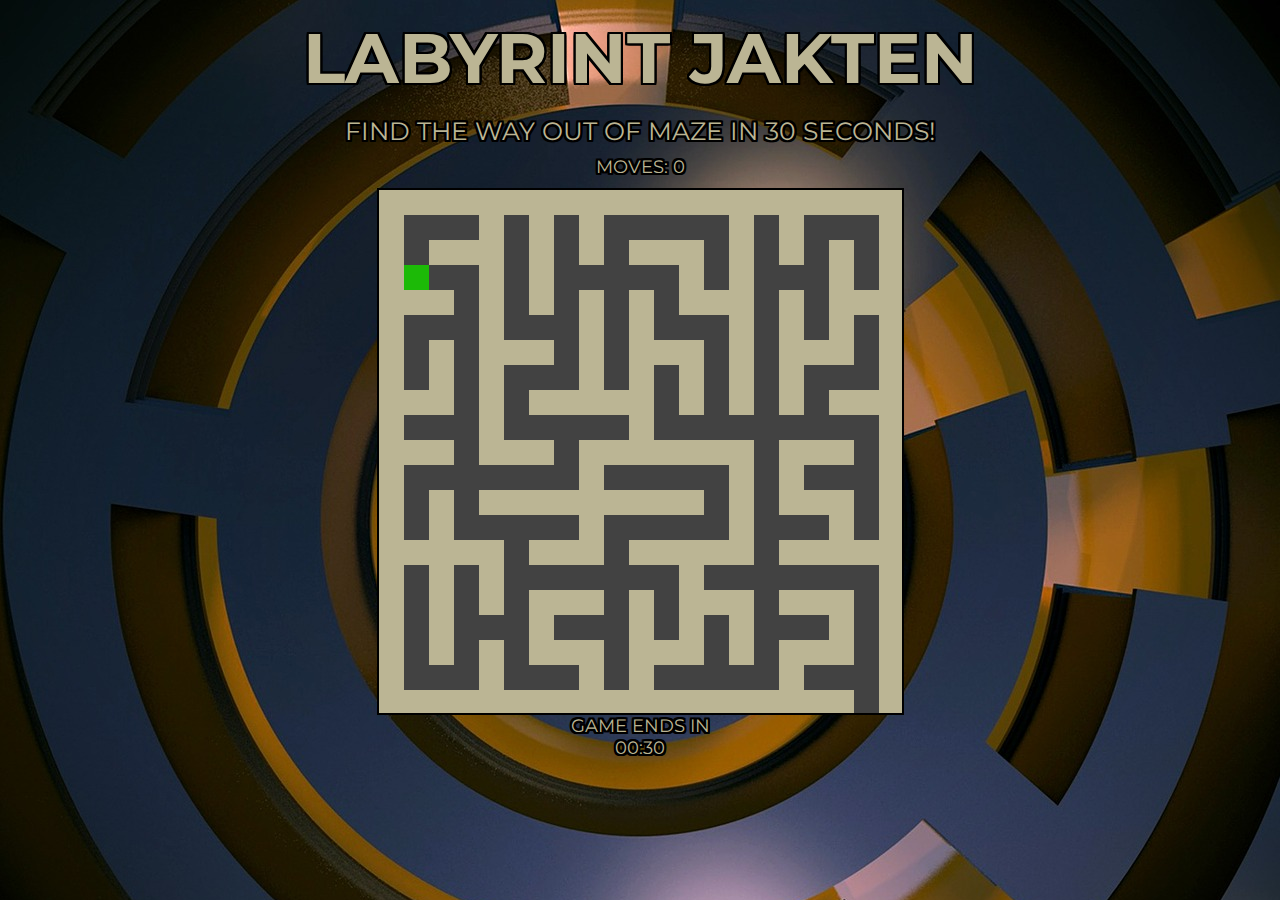
<file: spel.html>
<!DOCTYPE html>
<html>
<head>
    <meta charset="utf-8" />
    <link rel="stylesheet" type="text/css" href="css/spel.css" />
    <link href="https://fonts.googleapis.com/css?family=Montserrat|Open+Sans" rel="stylesheet">
    <title>Labyrint Jakten</title>
</head>
<body>
  <section>
      <!--Description, information text, positioning-->
    <div id="wrapper" style="margin-left:auto; margin-right:auto;">
        <h1 id="heading">Labyrint Jakten</h1>
        <div id="maze">
            <p>Find the way out of Maze in 30 seconds!</p>
        <div id="c" style="margin-left:auto; margin-right:auto;margin-bottom: 10px;text-align: center;width: 10%;font-size: large"></div>

        <canvas id="canvas" width="523" height="523" style="margin-left:auto; margin-right:auto">
            This text is displayed if your browser does not support HTML5 Canvas.
        </canvas>
            <div id="timerel" style="margin-left:auto; margin-right:auto;margin-top:0px;text-align: center;width: 15%;font-size: large"></div>
        </div>

        <!-- The Modal -->
        <div id="myModal" class="modal">

          <!-- Modal content -->
          <div class="modal-content">
              <div class="modal-header">
                  <span class="close">&times;</span>
                  <h2 class="gamehead"></h2>
              </div>
              <div class="modal-footer">
                  <h2 id="demo" onmouseover="" style="cursor:pointer;">Play Again?</h2>
              </div>
            </div>
          </div>
        </div>
  </section>
  <script type="text/javascript" src="js/spel.js"></script>
  <script type="text/javascript">
        app.initialize();
  </script>
</body>
</html>
</file>
<file: css/spel.css>
body {
  background:url(../img/Bakgrund.jpg) no-repeat center top;
    
}

* { padding: 0; margin: 0; }

#heading {
  text-align: center;
  margin-top: 15px;
  margin-bottom: 15px;
  font-size: xx-large;
}
#heading{
  font-family: 'Montserrat', sans-serif;
    font-size: 70px;
    text-align: center;
    text-transform: uppercase;
    color:#bbb594;
    text-shadow: 1px 1px 0 #000,
    -1px 1px 0 #000,
    1px -1px 0 #000,
    -1px -1px 0 #000,
    0px 1px 0 #000,
    0px -1px 0 #000,
    -1px 0px 0 #000,
    1px 0px 0 #000,
    2px 2px 0 #000,
    -2px 2px 0 #000,
    2px -2px 0 #000,
    -2px -2px 0 #000,
    0px 2px 0 #000,
    0px -2px 0 #000,
    -2px 0px 0 #000,
    2px 0px 0 #000,
    1px 2px 0 #000,
    -1px 2px 0 #000,
    1px -2px 0 #000,
    -1px -2px 0 #000,
    2px 1px 0 #000,
    -2px 1px 0 #000,
    2px -1px 0 #000,
    -2px -1px 0 #000;
}
p {
  margin-top: 10px;
  font-family: 'Montserrat', sans-serif;
  font-size: 25px;
  text-align: center;
  text-transform: uppercase;
  color:#bbb594;
  text-shadow: 1px 1px 0 #000,
  -1px 1px 0 #000,
  1px -1px 0 #000,
  -1px -1px 0 #000,
  0px 1px 0 #000,
  0px -1px 0 #000,
  -1px 0px 0 #000,
  1px 0px 0 #000,
  2px 2px 0 #000,
  -2px 2px 0 #000,
  2px -2px 0 #000,
  -2px -2px 0 #000,
  0px 2px 0 #000,
  0px -2px 0 #000,
  -2px 0px 0 #000,
  2px 0px 0 #000,
  1px 2px 0 #000,
  -1px 2px 0 #000,
  1px -2px 0 #000,
  -1px -2px 0 #000,
  2px 1px 0 #000,
  -2px 1px 0 #000,
  2px -1px 0 #000,
  -2px -1px 0 #000;
}
#canvas {
   background: #424242; display: block; margin: 0 auto; 
   border: 2px solid black;
   
}
#c {
  margin-top: 10px;
  font-family: 'Montserrat', sans-serif;
  font-size: 70px;
  text-align: center;
  text-transform: uppercase;
  color:#bbb594;
  text-shadow: 1px 1px 0 #000,
  -1px 1px 0 #000,
  1px -1px 0 #000,
  -1px -1px 0 #000,
  0px 1px 0 #000,
  0px -1px 0 #000,
  -1px 0px 0 #000,
  1px 0px 0 #000,
  2px 2px 0 #000,
  -2px 2px 0 #000,
  2px -2px 0 #000,
  -2px -2px 0 #000,
  0px 2px 0 #000,
  0px -2px 0 #000,
  -2px 0px 0 #000,
  2px 0px 0 #000,
  1px 2px 0 #000,
  -1px 2px 0 #000,
  1px -2px 0 #000,
  -1px -2px 0 #000,
  2px 1px 0 #000,
  -2px 1px 0 #000,
  2px -1px 0 #000,
  -2px -1px 0 #000;
}
/* Time */
#timerel {
  font-family: 'Montserrat', sans-serif;
  font-size: 70px;
  text-align: center;
  text-transform: uppercase;
  color:#bbb594;
  text-shadow: 1px 1px 0 #000,
  -1px 1px 0 #000,
  1px -1px 0 #000,
  -1px -1px 0 #000,
  0px 1px 0 #000,
  0px -1px 0 #000,
  -1px 0px 0 #000,
  1px 0px 0 #000,
  2px 2px 0 #000,
  -2px 2px 0 #000,
  2px -2px 0 #000,
  -2px -2px 0 #000,
  0px 2px 0 #000,
  0px -2px 0 #000,
  -2px 0px 0 #000,
  2px 0px 0 #000,
  1px 2px 0 #000,
  -1px 2px 0 #000,
  1px -2px 0 #000,
  -1px -2px 0 #000,
  2px 1px 0 #000,
  -2px 1px 0 #000,
  2px -1px 0 #000,
  -2px -1px 0 #000;
}

/* The Modal background */
.modal {
  border: 2px solid black;
  display: none; 
  position: fixed;
  z-index: 1;
  padding-top: 20%; 
  left: 0;
  top: 0;
  width: 100%;
  height: 100%;
  overflow: auto;
  background-color: rgb(0,0,0); 
  background-color: rgba(0,0,0,0.4); 
}

/* Modal Content */
.modal-content {
  position: relative;
  background-color: #fefefe;
  margin: auto;
  padding: 0;
  border: 6px solid #bbb594;
  width: 30%;
  box-shadow: 0 4px 8px 0 rgba(0,0,0,0.2),0 6px 20px 0 rgba(0,0,0,0.19);
  -webkit-animation-name: animatetop;
  -webkit-animation-duration: 0.4s;
  animation-name: animatetop;
  animation-duration: 0.4s
}

/* The Close Button */
.close {
  color: #bbb594;
  float: right;
  font-size: 28px;
  font-weight: bold;
}

.close:focus {
  color: #000;
  text-decoration: none;
  cursor: pointer;
}

.modal-header {
  padding: 2px 16px;
  height : 50%;
  background-color:#424242;
  font-family: 'Montserrat', sans-serif;
  font-size: 15px;
  text-align: center;
  text-transform: uppercase;
  color:#bbb594;
  text-shadow: 1px 1px 0 #000,
  -1px 1px 0 #000,
  1px -1px 0 #000,
  -1px -1px 0 #000,
  0px 1px 0 #000,
  0px -1px 0 #000,
  -1px 0px 0 #000,
  1px 0px 0 #000,
  2px 2px 0 #000,
  -2px 2px 0 #000,
  2px -2px 0 #000,
  -2px -2px 0 #000,
  0px 2px 0 #000,
  0px -2px 0 #000,
  -2px 0px 0 #000,
  2px 0px 0 #000,
  1px 2px 0 #000,
  -1px 2px 0 #000,
  1px -2px 0 #000,
  -1px -2px 0 #000,
  2px 1px 0 #000,
  -2px 1px 0 #000,
  2px -1px 0 #000,
  -2px -1px 0 #000;
}


.modal-footer {
  padding: 2px 16px;
  height : 50%;
  background-color:#424242;
  font-family: 'Montserrat', sans-serif;
  font-size: 15px;
  text-align: center;
  text-transform: uppercase;
  color:#bbb594;
  text-shadow: 1px 1px 0 #000,
  -1px 1px 0 #000,
  1px -1px 0 #000,
  -1px -1px 0 #000,
  0px 1px 0 #000,
  0px -1px 0 #000,
  -1px 0px 0 #000,
  1px 0px 0 #000,
  2px 2px 0 #000,
  -2px 2px 0 #000,
  2px -2px 0 #000,
  -2px -2px 0 #000,
  0px 2px 0 #000,
  0px -2px 0 #000,
  -2px 0px 0 #000,
  2px 0px 0 #000,
  1px 2px 0 #000,
  -1px 2px 0 #000,
  1px -2px 0 #000,
  -1px -2px 0 #000,
  2px 1px 0 #000,
  -2px 1px 0 #000,
  2px -1px 0 #000,
  -2px -1px 0 #000;
}
</file>
